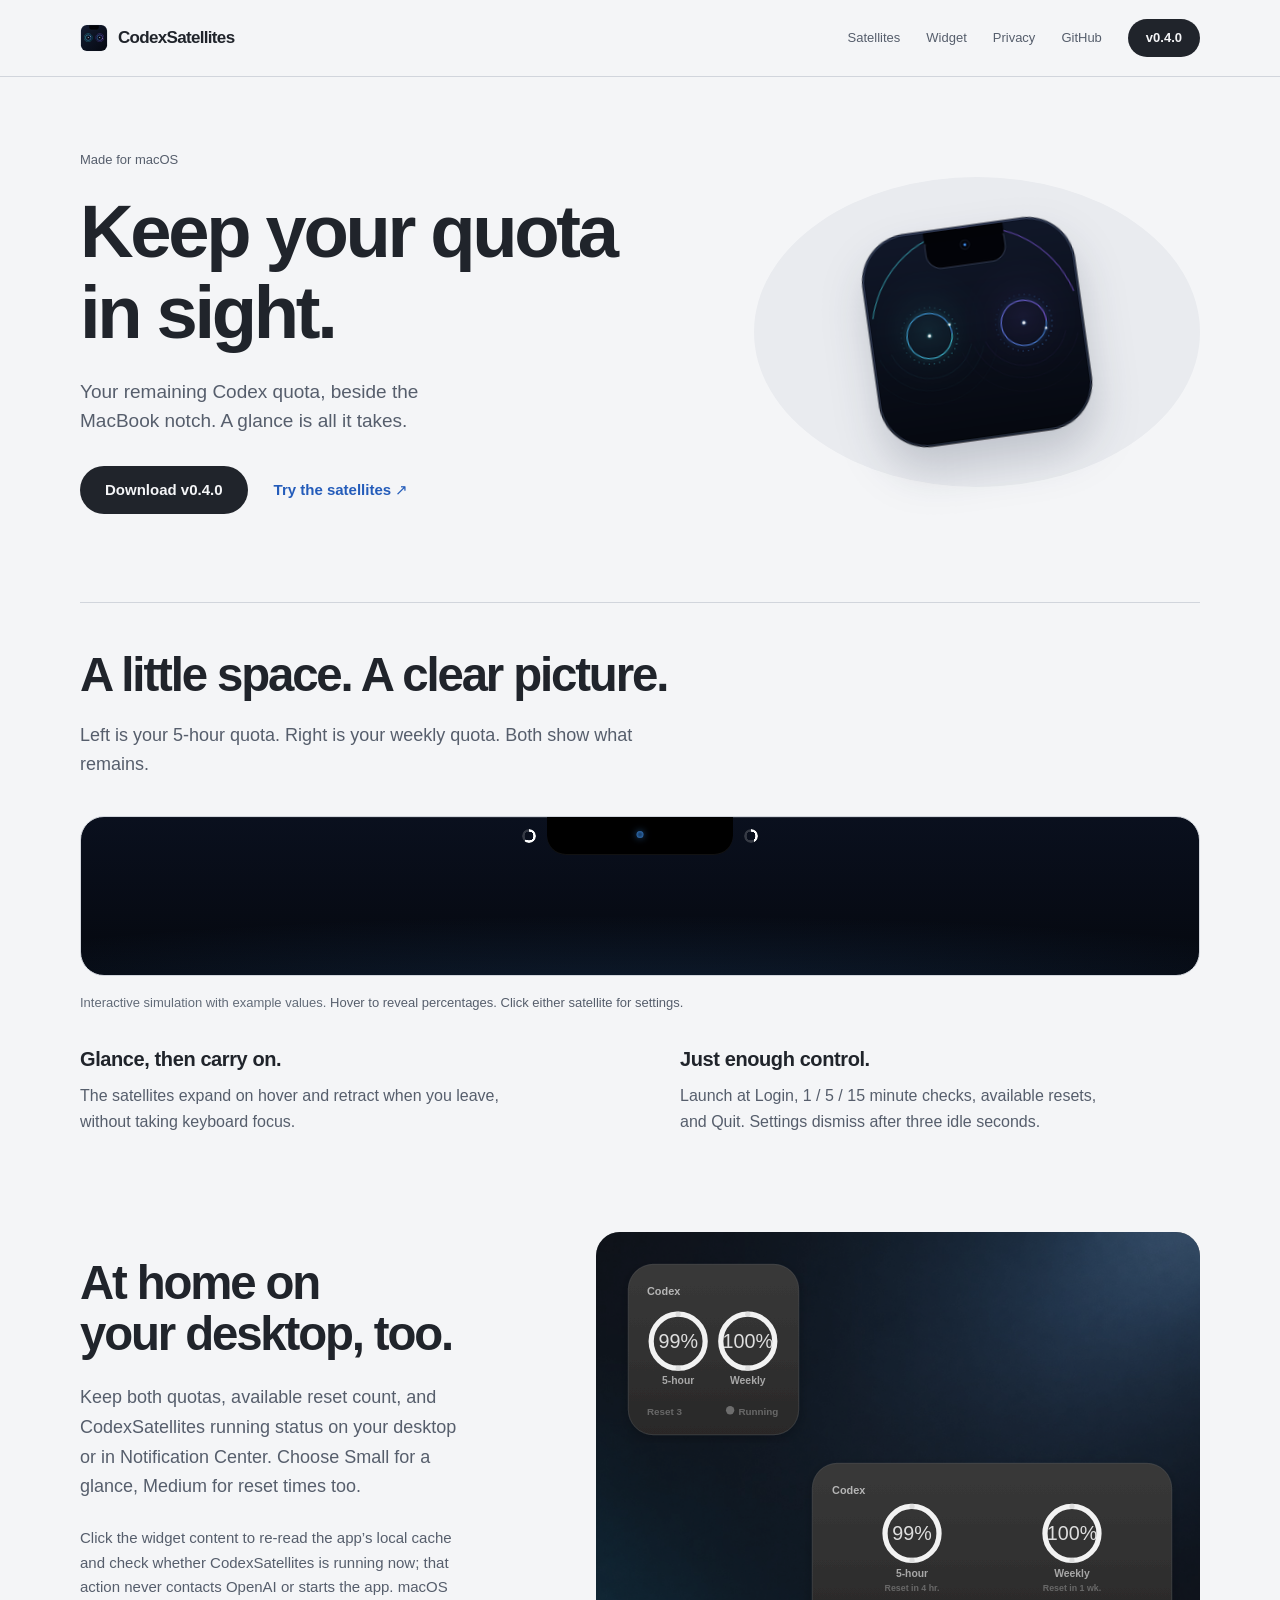
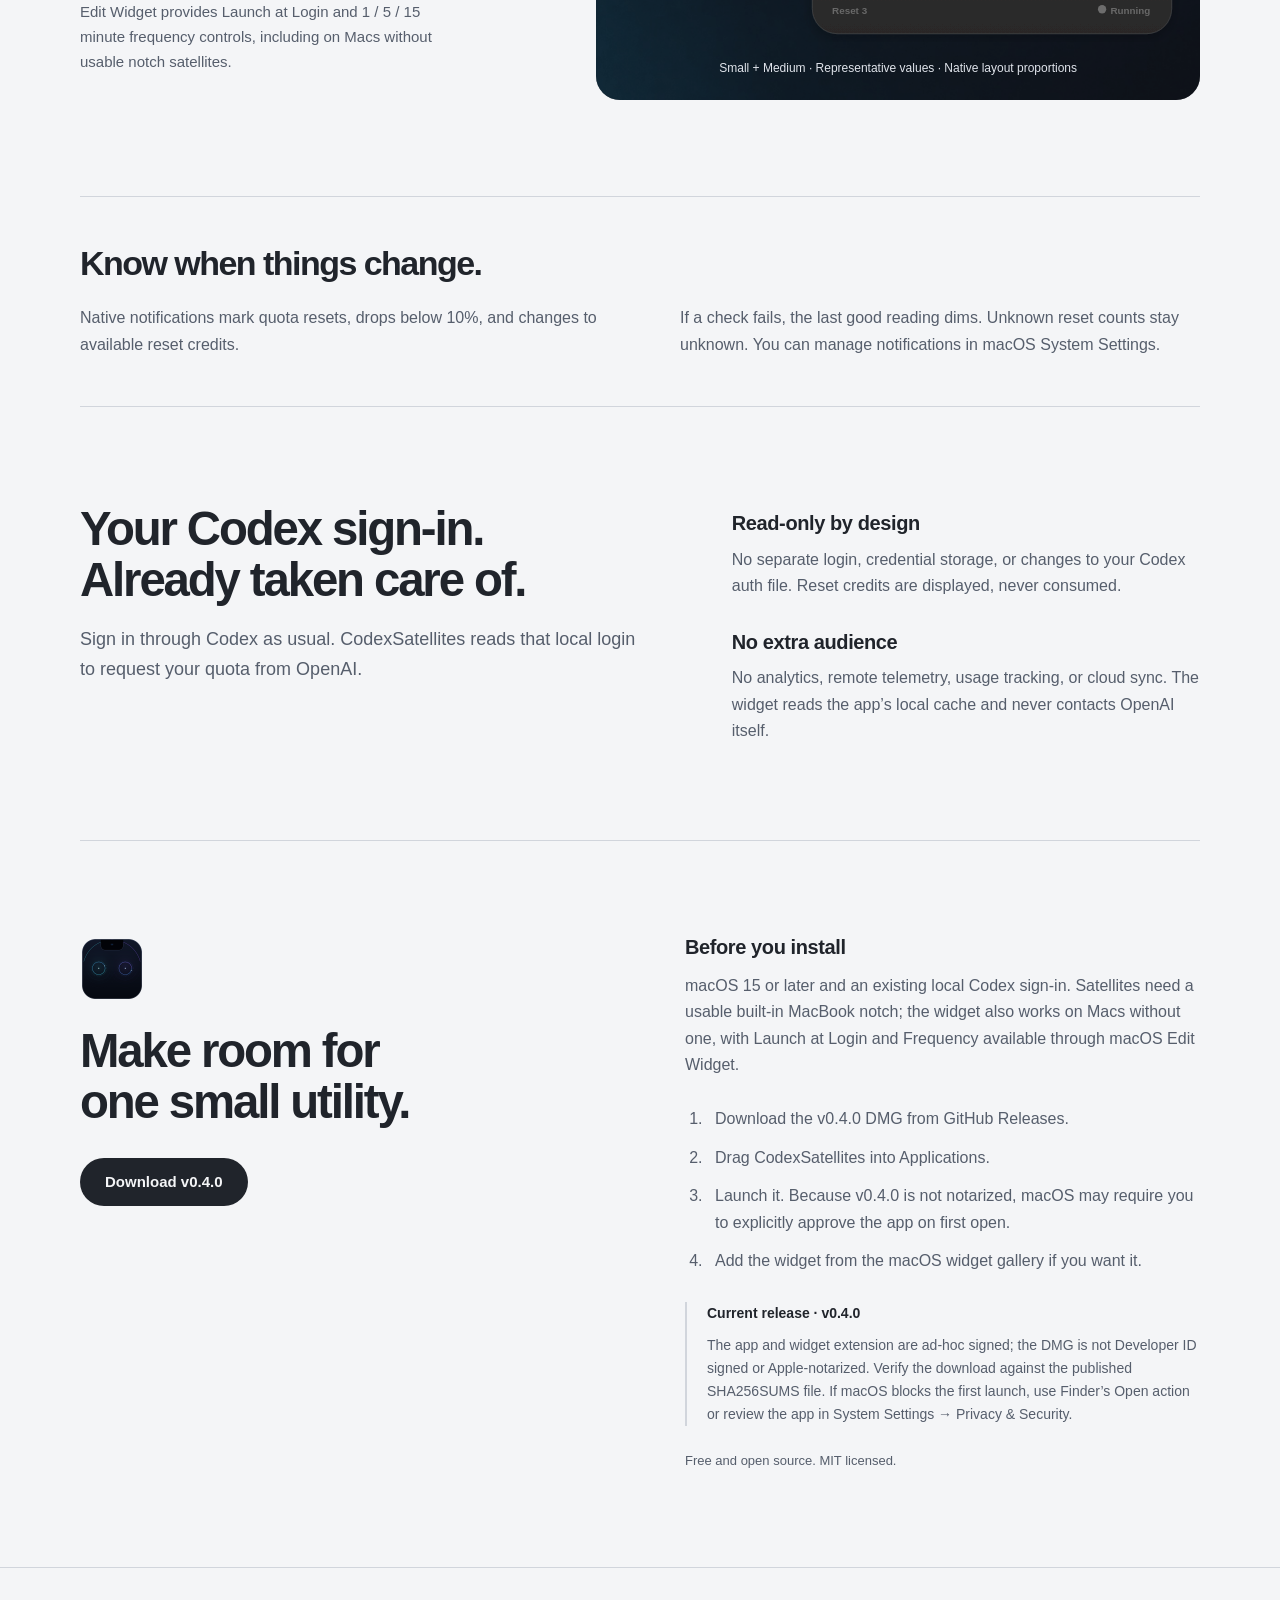
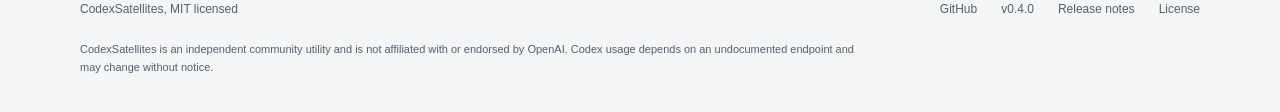
<file: docs/index.html>
<!doctype html>
<html lang="en">
  <head>
    <meta charset="utf-8" />
    <meta name="viewport" content="width=device-width, initial-scale=1" />
    <title>CodexSatellites: Codex quota beside the MacBook notch</title>
    <meta
      name="description"
      content="CodexSatellites v0.4.0 is a native macOS ambient HUD for Codex quota, with notch satellites and a WidgetKit widget for quota, reset count, live app status, Launch at Login, and refresh frequency."
    />
    <link rel="canonical" href="https://ntlx.github.io/CodexSatellites/" />
    <meta name="theme-color" content="#f4f5f7" />
    <link rel="icon" href="assets/img/mark.svg" type="image/svg+xml" />
    <link rel="apple-touch-icon" href="assets/img/apple-touch-icon.png" />
    <meta property="og:type" content="website" />
    <meta property="og:site_name" content="CodexSatellites" />
    <meta
      property="og:title"
      content="CodexSatellites: Codex quota beside the MacBook notch"
    />
    <meta
      property="og:description"
      content="CodexSatellites v0.4.0: Codex quota beside the MacBook notch, plus a WidgetKit widget with live app status and native settings. Free and open source."
    />
    <meta property="og:url" content="https://ntlx.github.io/CodexSatellites/" />
    <meta
      property="og:image"
      content="https://ntlx.github.io/CodexSatellites/assets/img/social-preview.png"
    />
    <meta property="og:image:width" content="1280" />
    <meta property="og:image:height" content="640" />
    <meta name="twitter:card" content="summary_large_image" />
    <meta
      name="twitter:title"
      content="CodexSatellites: Codex quota beside the MacBook notch"
    />
    <meta
      name="twitter:description"
      content="CodexSatellites v0.4.0: Codex quota beside the MacBook notch, plus a WidgetKit widget with live app status and native settings."
    />
    <meta
      name="twitter:image"
      content="https://ntlx.github.io/CodexSatellites/assets/img/social-preview.png"
    />
    <link rel="stylesheet" href="assets/css/site.css" />
    <script>
      (function () {
        var root = document.documentElement;
        root.classList.add("js");
        window.setTimeout(function () {
          if (!window.__siteReady) root.classList.add("reveal-fallback");
        }, 2500);
      })();
    </script>
    <script src="assets/js/site.js" defer></script>
    <script type="application/ld+json">
      {
        "@context": "https://schema.org",
        "@type": "SoftwareApplication",
        "name": "CodexSatellites",
        "applicationCategory": "UtilitiesApplication",
        "operatingSystem": "macOS 15 or later",
        "description": "A native macOS ambient HUD that shows Codex quota beside the MacBook notch and in a WidgetKit widget with reset count, live app status, and native configuration.",
        "softwareVersion": "0.4.0",
        "datePublished": "2026-10-13",
        "url": "https://ntlx.github.io/CodexSatellites/",
        "downloadUrl": "https://github.com/NTLx/CodexSatellites/releases/tag/v0.4.0",
        "license": "https://github.com/NTLx/CodexSatellites/blob/main/LICENSE",
        "isAccessibleForFree": true,
        "offers": { "@type": "Offer", "price": "0", "priceCurrency": "USD" }
      }
    </script>
  </head>
  <body>
    <a class="skip-link" href="#main">Skip to content</a>

    <header class="site-header">
      <div class="wrap">
        <a class="brand" href="#top">
          <img src="assets/img/mark.svg" alt="" width="1024" height="1024" />
          <span>CodexSatellites</span>
        </a>
        <nav class="nav" aria-label="Site">
          <a class="nav-link" href="#satellites">Satellites</a>
          <a class="nav-link" href="#widget">Widget</a>
          <a class="nav-link" href="#privacy">Privacy</a>
          <a
            class="nav-link"
            href="https://github.com/NTLx/CodexSatellites"
            rel="noopener"
            >GitHub</a
          >
          <a
            class="btn btn-primary btn-sm"
            href="https://github.com/NTLx/CodexSatellites/releases/tag/v0.4.0"
            >v0.4.0</a
          >
        </nav>
      </div>
    </header>

    <main id="main">
      <section class="hero wrap" id="top">
        <div class="hero-copy">
          <p class="eyebrow">Made for macOS</p>
          <h1>Keep your quota<br />in sight.</h1>
          <p class="hero-sub">
            Your remaining Codex quota, beside the MacBook notch. A glance is
            all it takes.
          </p>
          <div class="hero-cta">
            <a
              class="btn btn-primary"
              href="https://github.com/NTLx/CodexSatellites/releases/tag/v0.4.0"
              >Download v0.4.0</a
            ><a class="text-link" href="#satellites"
              >Try the satellites <span aria-hidden="true">↗</span></a
            >
          </div>
        </div>
        <figure class="hero-art">
          <img
            src="assets/img/app-icon-256.png"
            srcset="
              assets/img/app-icon-256.png 1x,
              assets/img/app-icon-512.png 2x
            "
            alt="CodexSatellites app icon: two orbital arcs around a central notch"
            width="256"
            height="256"
            fetchpriority="high"
          />
        </figure>
      </section>
      <section class="satellite-section wrap" id="satellites">
        <div class="section-head" data-reveal>
          <h2>A little space. A clear picture.</h2>
          <p>
            Left is your 5-hour quota. Right is your weekly quota. Both show
            what remains.
          </p>
        </div>
        <div class="demo" data-demo data-reveal data-delay="210">
          <div class="demo-stage">
            <div class="demo-notch" aria-hidden="true"></div>
            <button
              class="sat sat-left"
              type="button"
              aria-expanded="false"
              aria-controls="demo-bar"
              aria-label="5-hour quota, simulated at 62% remaining. Opens the settings bar."
            >
              <span class="sat-orb" aria-hidden="true"></span>
              <span class="sat-value">62%</span>
            </button>
            <button
              class="sat sat-right"
              type="button"
              aria-expanded="false"
              aria-controls="demo-bar"
              aria-label="Weekly quota, simulated at 41% remaining. Opens the settings bar."
            >
              <span class="sat-value">41%</span>
              <span class="sat-orb" aria-hidden="true"></span>
            </button>
            <div
              class="demo-bar"
              id="demo-bar"
              role="group"
              aria-label="Simulated settings bar"
            >
              <button
                class="ctrl"
                type="button"
                data-launch
                aria-pressed="false"
                aria-label="Launch at Login, simulated"
                title="Launch at Login (simulated)"
              >
                <svg
                  viewBox="0 0 16 16"
                  fill="none"
                  stroke="currentColor"
                  stroke-width="1.4"
                  stroke-linecap="round"
                  stroke-linejoin="round"
                  aria-hidden="true"
                >
                  <path d="M13.2 6.7A5.6 5.6 0 0 0 3.5 4.9" />
                  <path d="M2.8 9.3a5.6 5.6 0 0 0 9.7 1.8" />
                  <path d="M13.4 3.3v3.4H10" />
                  <path d="M2.6 12.7V9.3h3.4" />
                </svg>
              </button>
              <button
                class="ctrl ctrl-text"
                type="button"
                data-interval
                aria-label="Quota check frequency, simulated"
                title="Quota Check Frequency (simulated)"
              >
                1m
              </button>
              <span
                class="ctrl ctrl-text"
                role="img"
                aria-label="Available reset count, simulated: 2"
                >2</span
              >
              <button
                class="ctrl"
                type="button"
                data-quit
                aria-label="Quit, simulated"
                title="Quit (simulated)"
              >
                <svg
                  viewBox="0 0 16 16"
                  fill="none"
                  stroke="currentColor"
                  stroke-width="1.4"
                  stroke-linecap="round"
                  aria-hidden="true"
                >
                  <path d="M8 2.4v5.2" />
                  <path d="M12.4 4.6a6 6 0 1 1-8.8 0" />
                </svg>
              </button>
            </div>
          </div>
          <p class="demo-caption">
            Interactive simulation with example values.
            <span class="try"
              >Hover to reveal percentages. Click either satellite for
              settings.</span
            >
          </p>
        </div>
        <div class="interaction-notes" data-reveal>
          <div>
            <h3>Glance, then carry on.</h3>
            <p>
              The satellites expand on hover and retract when you leave, without
              taking keyboard focus.
            </p>
          </div>
          <div>
            <h3>Just enough control.</h3>
            <p>
              Launch at Login, 1 / 5 / 15 minute checks, available resets, and
              Quit. Settings dismiss after three idle seconds.
            </p>
          </div>
        </div>
      </section>
      <section class="section wrap widget-section" id="widget">
        <div class="widget-copy" data-reveal>
          <h2>At home on<br />your desktop, too.</h2>
          <p>
            Keep both quotas, available reset count, and CodexSatellites running
            status on your desktop or in Notification Center. Choose Small for a
            glance, Medium for reset times too.
          </p>
          <p class="muted">
            Click the widget content to re-read the app’s local cache and check
            whether CodexSatellites is running now; that action never contacts
            OpenAI or starts the app. macOS Edit Widget provides Launch at Login
            and 1 / 5 / 15 minute frequency controls, including on Macs without
            usable notch satellites.
          </p>
        </div>
        <figure class="widget-art" data-reveal>
          <img
            src="assets/img/desktop-surface.jpg"
            alt="Dark desktop surface behind the widget layout illustrations"
            width="1600"
            height="1200"
            loading="lazy"
          />
          <div
            class="widget-examples"
            aria-label="Simulated Small and Medium widget layouts with representative values"
          >
            <img
              class="widget-reference widget-reference-small"
              src="assets/img/widget-small.svg"
              alt="Small CodexSatellites widget with two circular quota gauges, reset count, and running status"
              width="360"
              height="360"
              loading="lazy"
            />
            <img
              class="widget-reference widget-reference-medium"
              src="assets/img/widget-medium.svg"
              alt="Medium CodexSatellites widget with two circular quota gauges, reset times, reset count, and running status"
              width="724"
              height="360"
              loading="lazy"
            />
          </div>
          <figcaption>Small + Medium · Representative values · Native layout proportions</figcaption>
        </figure>
      </section>
      <section class="section wrap reliability" data-reveal>
        <h2>Know when things change.</h2>
        <div class="reliability-copy">
          <p>
            Native notifications mark quota resets, drops below 10%, and changes
            to available reset credits.
          </p>
          <p class="muted">
            If a check fails, the last good reading dims. Unknown reset counts
            stay unknown. You can manage notifications in macOS System Settings.
          </p>
        </div>
      </section>
      <section class="section wrap privacy-section" id="privacy">
        <div class="section-head" data-reveal>
          <h2>Your Codex sign-in.<br />Already taken care of.</h2>
          <p>
            Sign in through Codex as usual. CodexSatellites reads that local
            login to request your quota from OpenAI.
          </p>
        </div>
        <div class="privacy-details" data-reveal>
          <div>
            <h3>Read-only by design</h3>
            <p>
              No separate login, credential storage, or changes to your Codex
              auth file. Reset credits are displayed, never consumed.
            </p>
          </div>
          <div>
            <h3>No extra audience</h3>
            <p>
              No analytics, remote telemetry, usage tracking, or cloud sync. The
              widget reads the app’s local cache and never contacts OpenAI itself.
            </p>
          </div>
        </div>
      </section>
      <section class="section wrap install-section" id="install">
        <div class="install-title" data-reveal>
          <img
            src="assets/img/app-icon-256.png"
            alt=""
            width="64"
            height="64"
          />
          <h2>Make room for<br />one small utility.</h2>
          <a
            class="btn btn-primary"
            href="https://github.com/NTLx/CodexSatellites/releases/tag/v0.4.0"
            >Download v0.4.0</a
          >
        </div>
        <div class="install-content" data-reveal>
          <div id="requirements">
            <h3>Before you install</h3>
            <p>
              macOS 15 or later and an existing local Codex sign-in. Satellites
              need a usable built-in MacBook notch; the widget also works on Macs
              without one, with Launch at Login and Frequency available through
              macOS Edit Widget.
            </p>
          </div>
          <ol class="install-steps">
            <li>Download the v0.4.0 DMG from GitHub Releases.</li>
            <li>Drag CodexSatellites into Applications.</li>
            <li>
              Launch it. Because v0.4.0 is not notarized, macOS may require you
              to explicitly approve the app on first open.
            </li>
            <li>
              Add the widget from the macOS widget gallery if you want it.
            </li>
          </ol>
          <aside>
            <strong>Current release · v0.4.0</strong>
            <p>
              The app and widget extension are ad-hoc signed; the DMG is not
              Developer ID signed or Apple-notarized. Verify the download against
              the published SHA256SUMS file. If macOS blocks the first launch,
              use Finder’s Open action or review the app in System Settings →
              Privacy &amp; Security.
            </p>
          </aside>
          <p class="license-note">Free and open source. MIT licensed.</p>
        </div>
      </section>
    </main>

    <footer class="site-footer">
      <div class="wrap">
        <span>CodexSatellites, MIT licensed</span>
        <nav aria-label="Project links">
          <a href="https://github.com/NTLx/CodexSatellites" rel="noopener"
            >GitHub</a
          >
          <a href="https://github.com/NTLx/CodexSatellites/releases/tag/v0.4.0"
            >v0.4.0</a
          >
          <a
            href="https://github.com/NTLx/CodexSatellites/tree/main/ReleaseNotes"
            >Release notes</a
          >
          <a href="https://github.com/NTLx/CodexSatellites/blob/main/LICENSE"
            >License</a
          >
        </nav>
        <p class="footer-note">
          CodexSatellites is an independent community utility and is not
          affiliated with or endorsed by OpenAI. Codex usage depends on an
          undocumented endpoint and may change without notice.
        </p>
      </div>
    </footer>
  </body>
</html>
</file>
<file: docs/assets/css/site.css>
/* Native CSS. System typography; silver neutrals; one blue interaction accent.
   Surfaces: 24px. Buttons: pills. The preserved notch replica keeps its own geometry.
   Layering: header 5, demo settings 2. No build or external dependencies. */
:root {
  color-scheme: light dark;
  --page: #f4f5f7;
  --surface: #e9ebef;
  --text: #20242b;
  --muted: #565e6c;
  --faint: #626b78;
  --line: #d1d5dc;
  --accent: #245cba;
  --accent-hover: #174b9f;
  --accent-tint: #dce7fa;
  --accent-edge: #97b5e8;
  --r-surface: 24px;
  --mono: ui-monospace, SFMono-Regular, Menlo, monospace;
  --ease: cubic-bezier(0.22, 0.68, 0.24, 1);
  --ease-out: cubic-bezier(0.16, 1, 0.3, 1);
  --glass: blur(20px) saturate(150%);
}
@media (prefers-color-scheme: dark) {
  :root {
    --page: #141619;
    --surface: #202328;
    --text: #eef0f3;
    --muted: #a9b0bc;
    --faint: #9ba4b2;
    --line: #363b44;
    --accent: #9bbdff;
    --accent-hover: #bdd3ff;
    --accent-tint: #243857;
    --accent-edge: #546e9a;
  }
}
* {
  box-sizing: border-box;
}
html {
  scroll-behavior: smooth;
  scroll-padding-top: 90px;
}
body {
  margin: 0;
  background: var(--page);
  color: var(--text);
  font:
    16px/1.65 -apple-system,
    BlinkMacSystemFont,
    "Segoe UI",
    sans-serif;
  -webkit-font-smoothing: antialiased;
}
h1,
h2,
h3,
p,
figure {
  margin: 0;
}
h1,
h2,
h3 {
  line-height: 1.08;
  letter-spacing: -0.045em;
  font-weight: 600;
  text-wrap: balance;
}
h1 {
  font-size: clamp(46px, 5.8vw, 80px);
}
h2 {
  font-size: clamp(32px, 3.7vw, 50px);
}
h3 {
  font-size: 20px;
  letter-spacing: -0.02em;
}
p {
  color: var(--muted);
}
a {
  color: var(--accent);
  text-decoration: none;
}
a:hover {
  text-decoration: underline;
}
button {
  font: inherit;
}
img {
  display: block;
  max-width: 100%;
  height: auto;
}
svg {
  display: block;
}
button,
a {
  -webkit-tap-highlight-color: transparent;
}
:focus-visible {
  outline: 3px solid var(--accent);
  outline-offset: 5px;
}
[hidden] {
  display: none !important;
}
.wrap {
  width: min(1120px, calc(100% - 80px));
  margin-inline: auto;
}
.skip-link {
  position: fixed;
  top: 8px;
  left: 8px;
  transform: translateY(-150%);
  z-index: 6;
  background: var(--page);
  padding: 8px;
}
.skip-link:focus {
  transform: none;
}
.site-header {
  position: sticky;
  top: 0;
  z-index: 5;
  background: var(--page);
  border-bottom: 1px solid var(--line);
}
.site-header > .wrap {
  height: 76px;
  display: flex;
  justify-content: space-between;
  align-items: center;
  gap: 32px;
}
.brand {
  display: flex;
  align-items: center;
  gap: 10px;
  font-size: 17px;
  font-weight: 650;
  letter-spacing: -0.04em;
  color: var(--text);
  white-space: nowrap;
}
.brand img {
  width: 28px;
  height: 28px;
}
.nav {
  display: flex;
  align-items: center;
  gap: 26px;
  font-size: 13px;
}
.nav-link {
  color: var(--muted);
}
.btn {
  display: inline-flex;
  align-items: center;
  justify-content: center;
  padding: 12px 25px;
  border-radius: 999px;
  font-weight: 600;
  font-size: 15px;
  white-space: nowrap;
  transition:
    transform 0.2s,
    background 0.2s;
}
.btn-primary {
  background: var(--text);
  color: var(--page);
}
.btn:hover {
  text-decoration: none;
  transform: translateY(-2px);
}
.btn:active {
  transform: scale(0.98);
}
.btn-sm {
  padding: 8px 18px;
  font-size: 13px;
}
.text-link {
  font-size: 15px;
  font-weight: 550;
}
.hero {
  display: grid;
  grid-template-columns: 1.4fr 1fr;
  align-items: center;
  gap: 50px;
  padding-block: 72px 88px;
}
.eyebrow {
  font-size: 13px;
  margin-bottom: 22px;
  color: var(--muted);
}
.hero-sub {
  max-width: 420px;
  font-size: 19px;
  line-height: 1.55;
  margin-top: 24px;
}
.hero-cta {
  display: flex;
  align-items: center;
  gap: 26px;
  margin-top: 30px;
}
.hero-art {
  display: grid;
  place-items: center;
  min-height: 310px;
  background: var(--surface);
  border-radius: 50%;
}
.hero-art img {
  width: 230px;
  height: 230px;
  filter: drop-shadow(0 24px 22px #101c3430);
  transform: rotate(-8deg);
}
.section {
  padding-block: 96px;
}
.section-head {
  max-width: 670px;
  margin-bottom: 36px;
}
.section-head p {
  max-width: 570px;
  margin-top: 20px;
  font-size: 18px;
}
.satellite-section {
  padding: 46px 0 0;
  border-top: 1px solid var(--line);
}
.interaction-notes {
  display: grid;
  grid-template-columns: 1fr 1fr;
  gap: 80px;
  margin-top: 36px;
}
.interaction-notes p {
  margin-top: 12px;
  max-width: 430px;
}
/* -------------------------------------------------------- demo (replica) */

.demo {
  width: 100%;
}

.demo-stage {
  --notch-w: clamp(132px, 26%, 186px);
  --notch-h: 38px;
  position: relative;
  height: clamp(116px, 10.5vw, 136px);
  border: 1px solid var(--line);
  border-radius: var(--r-surface);
  overflow: hidden;
  background:
    radial-gradient(
      120% 90% at 50% 118%,
      rgba(73, 160, 255, 0.15),
      transparent 62%
    ),
    linear-gradient(180deg, #0a101e, #05080f);
  box-shadow: 0 40px 90px -56px rgba(73, 160, 255, 0.6);
  isolation: isolate;
}

.demo-stage::before {
  content: "";
  position: absolute;
  inset: 0 0 auto;
  height: 1px;
  background: linear-gradient(
    90deg,
    transparent,
    rgba(255, 255, 255, 0.16),
    transparent
  );
}

/* the simulated hardware notch */
.demo-notch {
  position: absolute;
  top: 0;
  left: 50%;
  transform: translateX(-50%);
  width: var(--notch-w);
  height: var(--notch-h);
  background: #000;
  border-radius: 0 0 19px 19px;
  box-shadow: inset 0 -1px 0 rgba(255, 255, 255, 0.07);
}

.demo-notch::after {
  content: "";
  position: absolute;
  left: 50%;
  top: 14px;
  width: 7px;
  height: 7px;
  border-radius: 50%;
  transform: translateX(-50%);
  background: #0b2039;
  box-shadow:
    inset 0 0 4px rgba(73, 160, 255, 0.95),
    0 0 7px rgba(73, 160, 255, 0.5);
}

/* Each satellite replicates the app's panel: 24pt collapsed -> 60pt expanded,
   height 24, content hugging the notch-facing edge, and the percentage text
   growing out of that edge so it pushes the orb outward, which is what the app
   does. Anchoring mirrors the app's arithmetic: anchor - gap - width, so the
   inner edge stays pinned. */
.sat {
  --notch-gap: 10px;
  position: absolute;
  top: calc(var(--notch-h) / 2);
  display: flex;
  align-items: center;
  justify-content: flex-end;
  width: 24px;
  height: 24px;
  padding: 0 1.25px;
  border: 0;
  background: none;
  color: #fff;
  cursor: pointer;
  overflow: hidden;
  transform: translateY(-50%);
  transition: width 0.2s ease-in-out;
}

.sat-left {
  right: calc(50% + var(--notch-w) / 2 + var(--notch-gap));
  --target: 62%;
}

.sat-right {
  left: calc(50% + var(--notch-w) / 2 + var(--notch-gap));
  justify-content: flex-start;
  --target: 41%;
}

/* 14pt ring with a 2.5pt stroke, remaining quota drawn from 12 o'clock */
.sat-orb {
  --p: var(--target);
  position: relative;
  width: 14px;
  height: 14px;
  flex: none;
  border-radius: 50%;
  background: conic-gradient(
    #fff 0 var(--p),
    rgba(255, 255, 255, 0.18) var(--p) 100%
  );
  -webkit-mask: radial-gradient(farthest-side, transparent 63%, #000 65%);
  mask: radial-gradient(farthest-side, transparent 63%, #000 65%);
  transition: --p 1.1s var(--ease-out);
}

.sat-value {
  width: 0;
  margin-inline-start: 0;
  opacity: 0;
  overflow: hidden;
  white-space: nowrap;
  text-align: center;
  font-family: var(--mono);
  font-size: 14px;
  font-weight: 600;
  line-height: 1;
  transition:
    width 0.2s ease-in-out,
    margin-inline-start 0.2s ease-in-out,
    opacity 0.2s ease-in-out;
}

/* arcs fill in once the demo is on screen */
html.js:not(.reveal-fallback) .demo:not(.is-visible) .sat-orb {
  --p: 0%;
}

.demo-stage:hover .sat,
.sat:focus-visible,
.demo.is-hinting .sat,
body.demo-open .sat {
  width: 60px;
}

.demo-stage:hover .sat-value,
.sat:focus-visible .sat-value,
.demo.is-hinting .sat-value,
body.demo-open .sat-value {
  width: 3.2ch;
  margin-inline-start: 4px;
  opacity: 1;
}

/* Icon-only settings bar, mirroring SettingsBarView: a 176 x 44 rounded rect
   (radius 13, the documented exception) holding four 32pt circular controls at
   8pt spacing, 12pt inline padding. It appears 6pt below the notch's bottom
   edge, shows in 0.18s and hides in 0.15s, sliding up 6pt. */
.demo-bar {
  position: absolute;
  top: calc(var(--notch-h) + 6px);
  left: 50%;
  z-index: 2;
  display: flex;
  align-items: center;
  gap: 8px;
  box-sizing: border-box;
  width: 176px;
  height: 44px;
  padding: 0 12px;
  border: 0.5px solid rgba(255, 255, 255, 0.12);
  border-radius: 13px;
  background: rgba(20, 26, 40, 0.74);
  backdrop-filter: var(--glass);
  -webkit-backdrop-filter: var(--glass);
  box-shadow: 0 20px 44px -24px rgba(4, 7, 15, 0.9);
  opacity: 0;
  visibility: hidden;
  transform: translate(-50%, 6px);
  transition:
    opacity 0.15s ease-in-out,
    transform 0.15s ease-in-out,
    visibility 0.15s;
}

body.demo-open .demo-bar {
  opacity: 1;
  visibility: visible;
  transform: translate(-50%, 0);
  transition-duration: 0.18s;
}

.demo-bar .ctrl {
  display: grid;
  place-items: center;
  width: 32px;
  height: 32px;
  flex: none;
  padding: 0;
  border: 0;
  border-radius: 50%;
  background: rgba(255, 255, 255, 0.08);
  box-shadow: inset 0 0 0 0.5px rgba(255, 255, 255, 0.12);
  color: var(--text);
  cursor: pointer;
  transition:
    background 0.2s var(--ease),
    color 0.2s var(--ease),
    box-shadow 0.2s var(--ease);
}

.demo-bar .ctrl svg {
  width: 15px;
  height: 15px;
}

.demo-bar .ctrl-text {
  font-family: var(--mono);
  font-size: 11px;
  font-weight: 600;
}

.demo-bar button.ctrl:hover {
  background: rgba(255, 255, 255, 0.14);
}

/* Launch at Login enabled takes the accent treatment, as the app does */
.demo-bar .ctrl[aria-pressed="true"] {
  background: var(--accent-tint);
  box-shadow: inset 0 0 0 0.75px var(--accent-edge);
  color: var(--accent-hover);
}

.demo-caption {
  margin-top: 16px;
  font-size: 13px;
  color: var(--faint);
}

.demo-caption .try {
  color: var(--muted);
}

/* The demonstration is an intentionally dark product surface in both themes. */
.demo {
  --text: #eef3fc;
  --accent-tint: rgba(91, 157, 255, 0.14);
  --accent-edge: rgba(91, 157, 255, 0.34);
  --accent-hover: #7db2ff;
}
.demo-stage {
  height: 160px;
  box-shadow: none;
}
.demo-caption {
  color: var(--faint);
}
.widget-section {
  display: grid;
  grid-template-columns: 0.85fr 1.15fr;
  gap: 70px;
  align-items: center;
}
.widget-copy > p {
  margin-top: 24px;
  max-width: 380px;
  font-size: 18px;
}
.widget-copy .muted {
  font-size: 15px;
}
.widget-art {
  position: relative;
  background: #24282d;
  border-radius: 24px;
  overflow: hidden;
  min-height: 410px;
  color: #eef0f3;
}
.widget-art > img {
  position: absolute;
  inset: 0;
  width: 100%;
  height: 100%;
  object-fit: cover;
  opacity: 0.6;
}
.widget-examples {
  position: relative;
  display: flex;
  align-items: center;
  flex-direction: column;
  gap: 12px;
  padding: 24px 20px 58px;
}
.widget-reference {
  display: block;
  height: auto;
}
.widget-reference-small {
  width: 187px;
  align-self: flex-start;
  margin-left: 4px;
}
.widget-reference-medium {
  width: 376px;
  max-width: 100%;
  align-self: flex-end;
}
.widget-art figcaption {
  position: absolute;
  bottom: 21px;
  left: 0;
  width: 100%;
  text-align: center;
  color: #e0e4eb;
  font-size: 12px;
}
.reliability {
  border-block: 1px solid var(--line);
  padding-block: 48px;
}
.reliability h2 {
  font-size: 34px;
  margin-bottom: 24px;
}
.reliability-copy {
  display: grid;
  grid-template-columns: 1fr 1fr;
  gap: 80px;
}
.reliability-copy p + p {
  margin-top: 0;
}
.privacy-section {
  display: grid;
  grid-template-columns: 1.2fr 1fr;
  gap: 90px;
}
.privacy-details {
  padding-top: 10px;
  display: grid;
  gap: 32px;
}
.privacy-details p {
  margin-top: 12px;
}
.install-section {
  border-top: 1px solid var(--line);
  display: grid;
  grid-template-columns: 1fr 1fr;
  gap: 90px;
}
.install-title img {
  margin-bottom: 24px;
}
.install-title .btn {
  margin-top: 30px;
}
.install-content h3 {
  margin-bottom: 14px;
}
.install-steps {
  padding-left: 22px;
  margin: 28px 0;
  color: var(--muted);
}
.install-steps li {
  padding-left: 8px;
  margin-bottom: 12px;
}
.install-content aside {
  border-left: 2px solid var(--line);
  padding-left: 20px;
  font-size: 14px;
}
.install-content aside p {
  margin-top: 8px;
}
.license-note {
  font-size: 13px;
  margin-top: 24px;
}
.site-footer {
  border-top: 1px solid var(--line);
  padding: 32px 0 36px;
  font-size: 12px;
  color: var(--muted);
}
.site-footer > .wrap {
  display: flex;
  justify-content: space-between;
  gap: 20px;
  flex-wrap: wrap;
}
.site-footer nav {
  display: flex;
  gap: 24px;
}
.site-footer a {
  color: var(--muted);
}
.footer-note {
  flex-basis: 100%;
  max-width: 780px;
  font-size: 11px;
}
.notfound {
  padding: 100px 0;
  min-height: 65vh;
}
.notfound .code {
  font: 18px var(--mono);
  margin-bottom: 24px;
}
.notfound h1 {
  max-width: 700px;
}
.notfound p:not(.code) {
  max-width: 540px;
  margin-top: 24px;
}
/* Reveal uses opacity only; content stays readable when enhancement fails. */
@media (prefers-reduced-motion: no-preference) {
  html.js:not(.reveal-fallback) [data-reveal] {
    opacity: 0;
    transform: translateY(14px);
    transition:
      opacity 0.6s var(--ease-out),
      transform 0.6s var(--ease-out);
    transition-delay: var(--reveal-delay, 0ms);
  }
  html.js:not(.reveal-fallback) [data-reveal].is-visible {
    opacity: 1;
    transform: none;
  }
}
@media (prefers-reduced-transparency: reduce) {
  .demo-bar {
    background: #181e2b;
    backdrop-filter: none;
    -webkit-backdrop-filter: none;
  }
}
@media (prefers-reduced-motion: reduce) {
  html {
    scroll-behavior: auto;
  }
  *,
  *::before,
  *::after {
    animation: none !important;
    transition: none !important;
  }
  .btn:hover {
    transform: none;
  }
}
@media (max-width: 1024px) {
  .nav {
    gap: 17px;
  }
  .hero {
    gap: 30px;
  }
  .hero-art {
    min-height: 260px;
  }
  .hero-art img {
    width: 190px;
    height: 190px;
  }
  .widget-section,
  .privacy-section,
  .install-section {
    gap: 40px;
  }
}
@media (max-width: 767px) {
  .wrap {
    width: calc(100% - 40px);
  }
  .site-header > .wrap {
    height: 64px;
    gap: 12px;
  }
  .nav-link {
    display: none;
  }
  .brand {
    font-size: 16px;
  }
  .hero {
    grid-template-columns: 1fr;
    padding-block: 48px;
    gap: 36px;
  }
  .hero-art {
    min-height: 220px;
    border-radius: 24px;
  }
  .hero-art img {
    width: 170px;
    height: 170px;
  }
  .hero-sub {
    font-size: 18px;
  }
  .hero-cta {
    gap: 20px;
  }
  .section {
    padding-block: 60px;
  }
  .satellite-section {
    padding-top: 34px;
  }
  .section-head p {
    font-size: 16px;
  }
  .interaction-notes,
  .widget-section,
  .reliability-copy,
  .privacy-section,
  .install-section {
    grid-template-columns: 1fr;
    gap: 30px;
  }
  .interaction-notes {
    margin-top: 28px;
    gap: 26px;
  }
  .widget-copy > p {
    max-width: none;
  }
  .widget-art {
    min-height: 410px;
  }
  .widget-examples {
    padding-inline: 14px;
  }
  .widget-reference-small {
    margin-left: 0;
  }
  .reliability {
    padding-block: 32px;
  }
  .reliability h2 {
    max-width: none;
  }
  .privacy-section .section-head {
    margin-bottom: 0;
  }
  .privacy-details {
    gap: 26px;
  }
  .site-footer nav {
    gap: 18px;
  }
  .demo-stage {
    --notch-w: 118px;
  }
  .hero h1 {
    font-size: clamp(42px, 9.5vw, 64px);
  }
}
@media (hover: none) {
  .sat {
    width: 60px;
  }
  .sat-value {
    width: 3.2ch;
    margin-inline-start: 4px;
    opacity: 1;
  }
}
</file>
